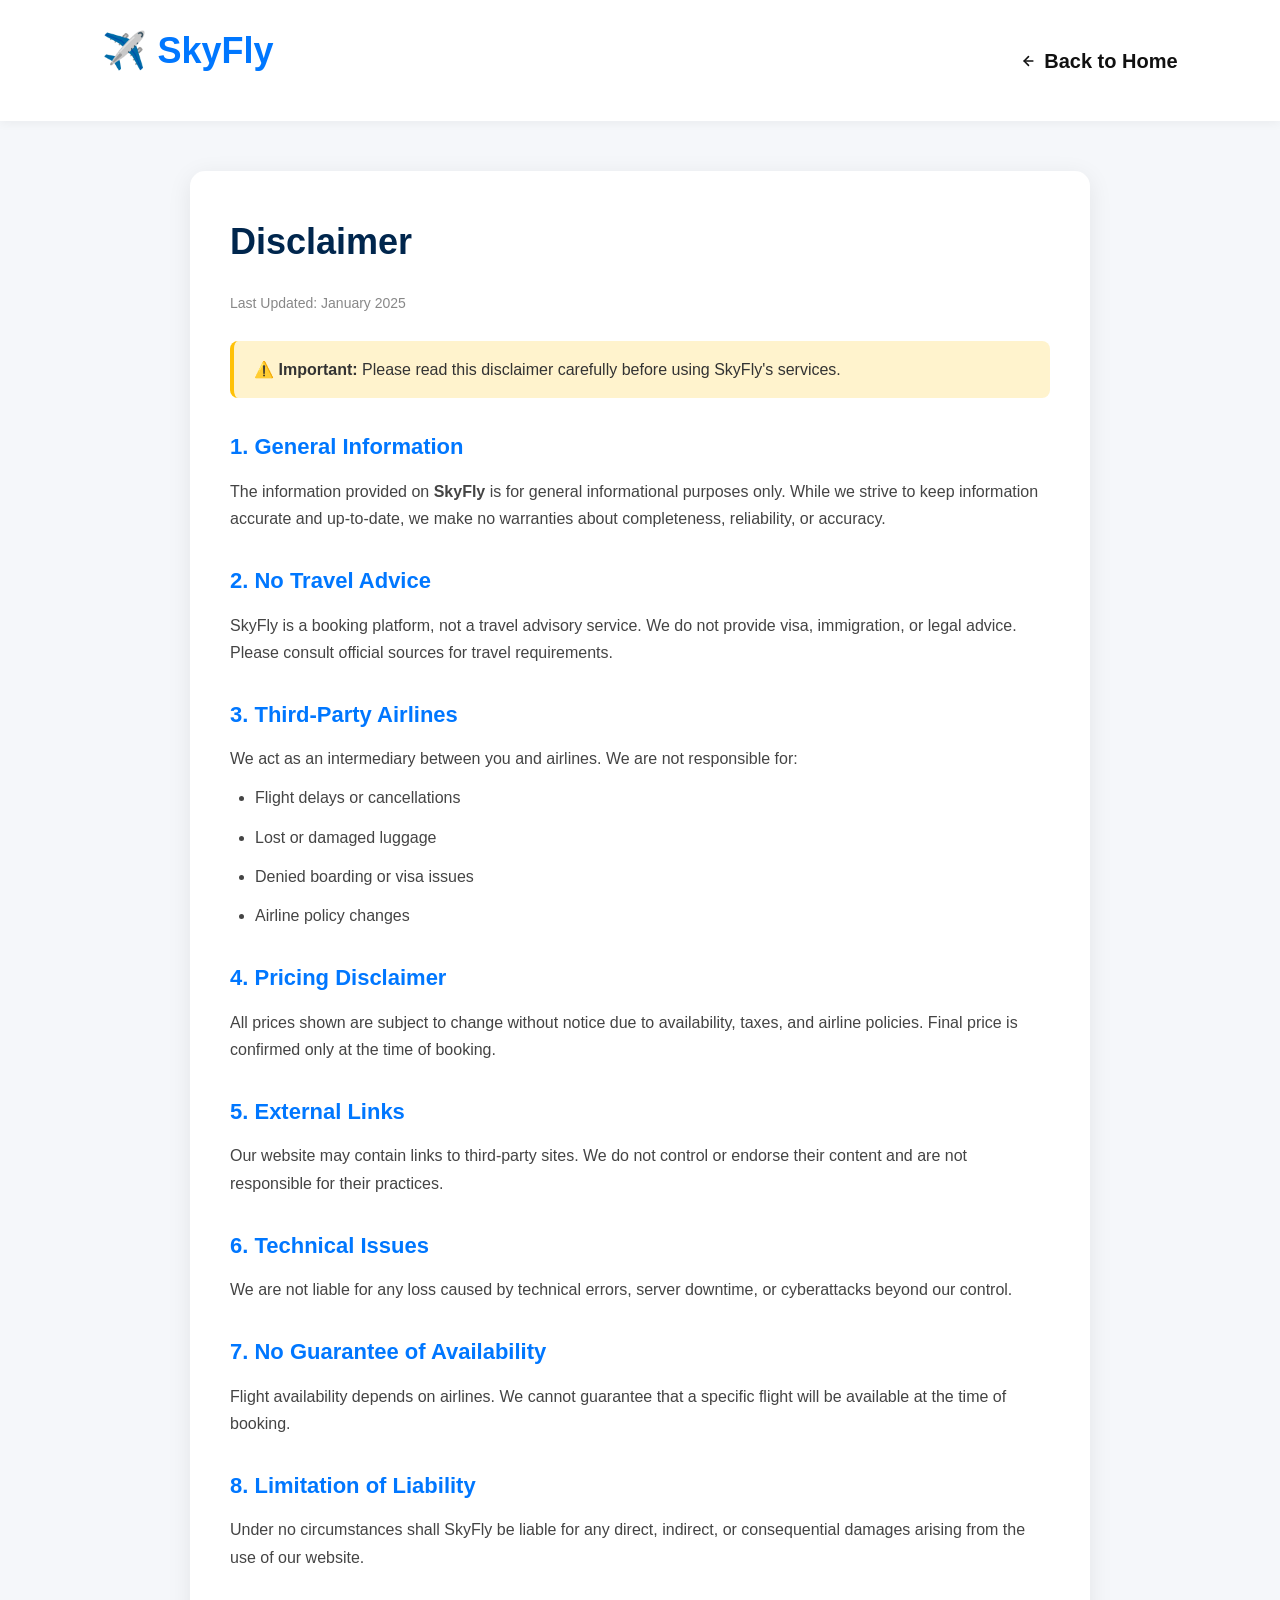
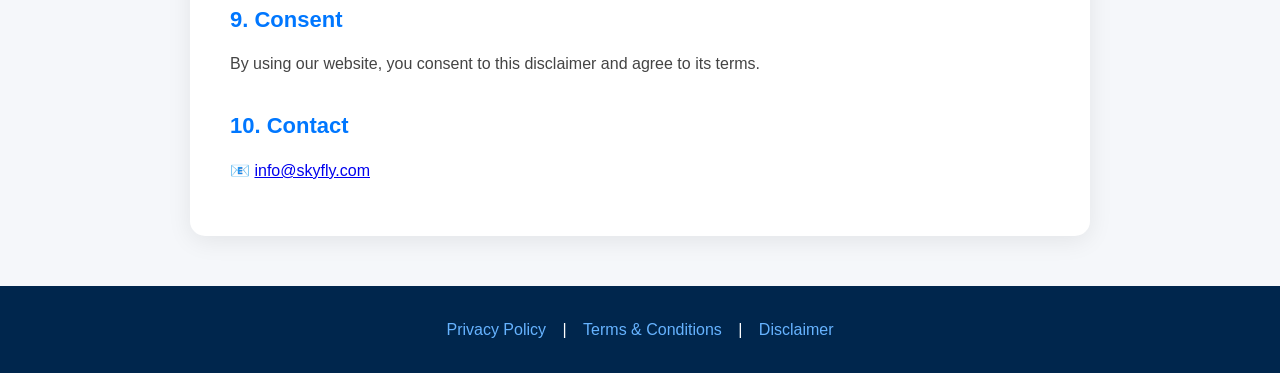
<file: disclaimer/disclaimer.html>
<!DOCTYPE html>
<html lang="en">
<head>
<meta charset="UTF-8">
<meta name="viewport" content="width=device-width, initial-scale=1.0">
<title>Disclaimer - SkyFly</title>
<link rel="stylesheet" href="style.css">
</head>
<body>

<nav>
  <h1>✈️ SkyFly</h1>
  <a href="../index.html" class="back-btn">
    <svg xmlns="http://www.w3.org/2000/svg" width="16" height="16" viewBox="0 0 24 24" fill="none" stroke="currentColor" stroke-width="2.5" stroke-linecap="round" stroke-linejoin="round">
      <line x1="19" y1="12" x2="5" y2="12"></line>
      <polyline points="12 19 5 12 12 5"></polyline>
    </svg>
    <p>Back to Home</p>
  </a>
</nav>

<div class="container">
  <h1>Disclaimer</h1>
  <p class="updated">Last Updated: January 2025</p>

  <div class="warning">
    ⚠️ <strong>Important:</strong> Please read this disclaimer carefully before using SkyFly's services.
  </div>

  <h2>1. General Information</h2>
  <p>The information provided on <strong>SkyFly</strong> is for general informational purposes only. While we strive to keep information accurate and up-to-date, we make no warranties about completeness, reliability, or accuracy.</p>

  <h2>2. No Travel Advice</h2>
  <p>SkyFly is a booking platform, not a travel advisory service. We do not provide visa, immigration, or legal advice. Please consult official sources for travel requirements.</p>

  <h2>3. Third-Party Airlines</h2>
  <p>We act as an intermediary between you and airlines. We are not responsible for:</p>
  <ul>
    <li>Flight delays or cancellations</li>
    <li>Lost or damaged luggage</li>
    <li>Denied boarding or visa issues</li>
    <li>Airline policy changes</li>
  </ul>

  <h2>4. Pricing Disclaimer</h2>
  <p>All prices shown are subject to change without notice due to availability, taxes, and airline policies. Final price is confirmed only at the time of booking.</p>

  <h2>5. External Links</h2>
  <p>Our website may contain links to third-party sites. We do not control or endorse their content and are not responsible for their practices.</p>

  <h2>6. Technical Issues</h2>
  <p>We are not liable for any loss caused by technical errors, server downtime, or cyberattacks beyond our control.</p>

  <h2>7. No Guarantee of Availability</h2>
  <p>Flight availability depends on airlines. We cannot guarantee that a specific flight will be available at the time of booking.</p>

  <h2>8. Limitation of Liability</h2>
  <p>Under no circumstances shall SkyFly be liable for any direct, indirect, or consequential damages arising from the use of our website.</p>

  <h2>9. Consent</h2>
  <p>By using our website, you consent to this disclaimer and agree to its terms.</p>

  <h2>10. Contact</h2>
  <p>📧 <a href="mailto:info@skyfly.com">info@skyfly.com</a></p>
</div>

<footer>
  <a href="../privacy/privacy.html">Privacy Policy</a> |
  <a href="../terms/terms.html">Terms & Conditions</a> |
  <a href="disclaimer.html">Disclaimer</a>
</footer>

</body>
</html>
</file>
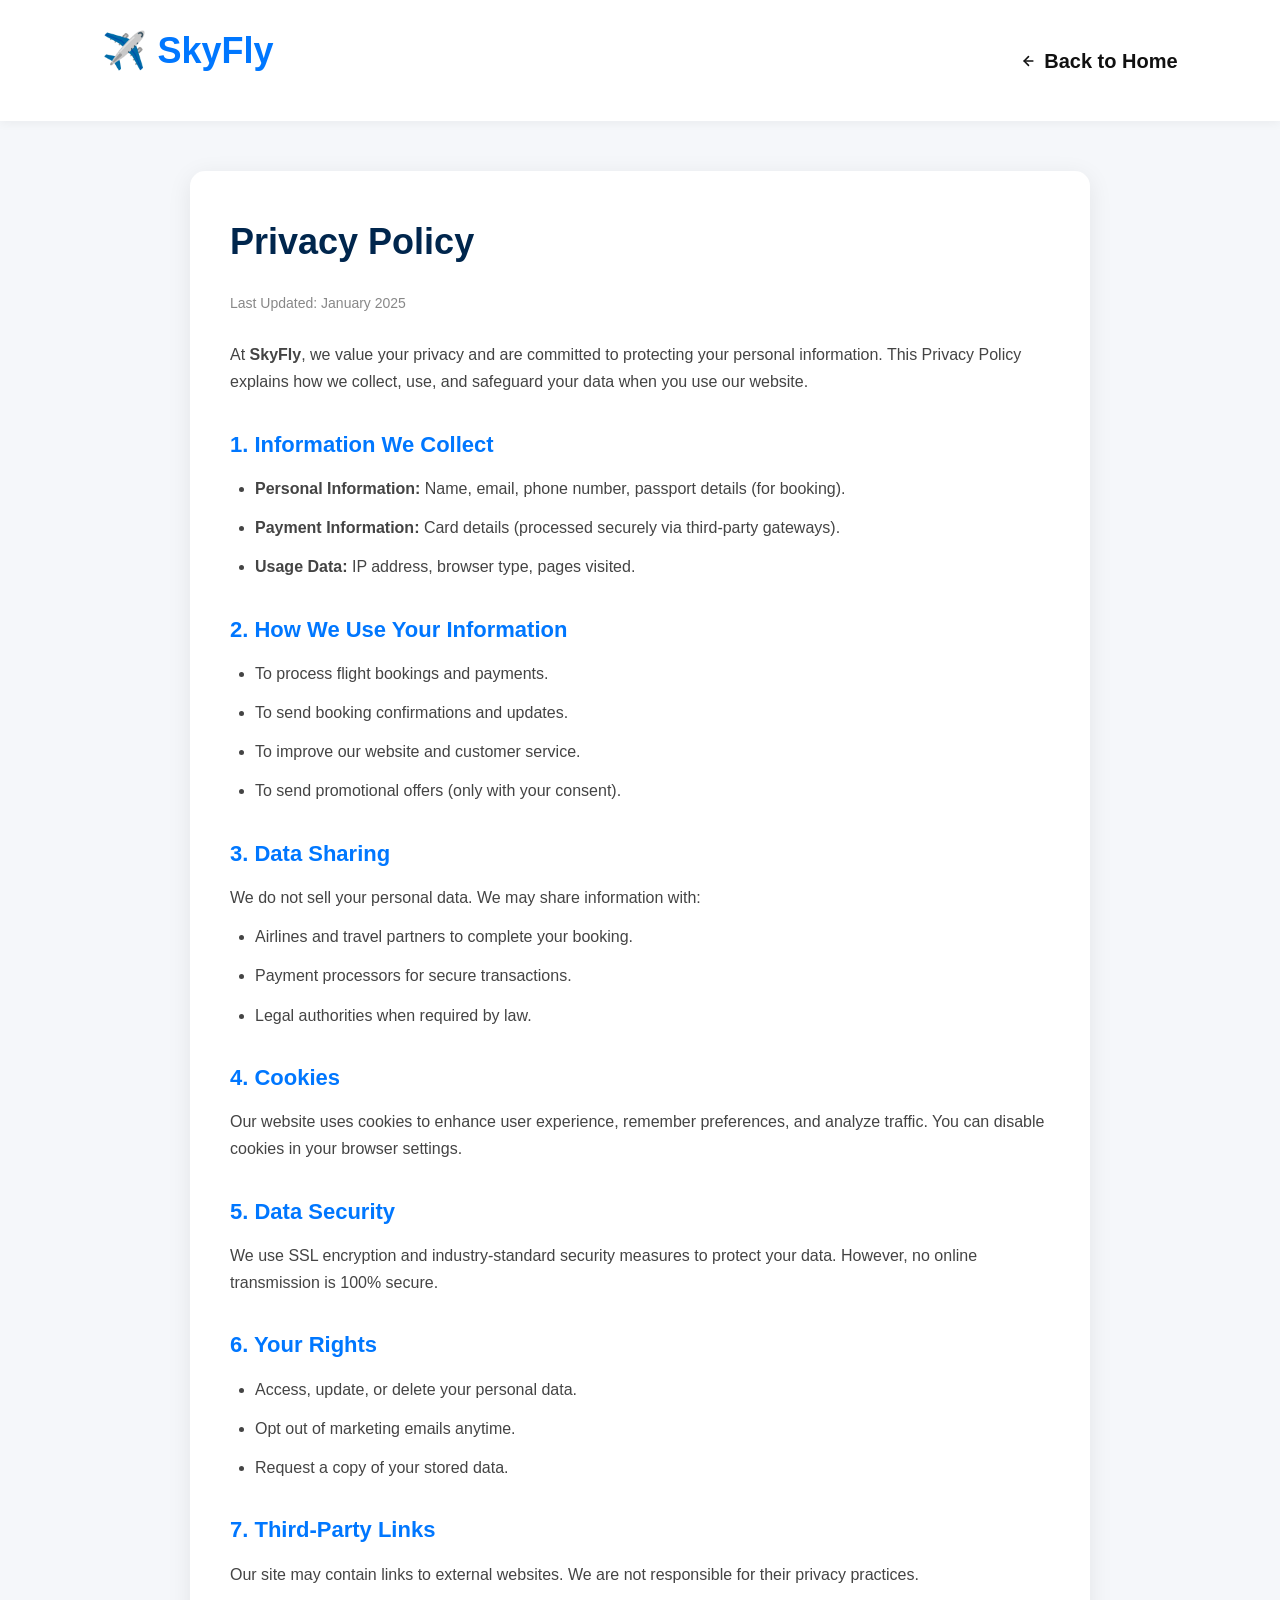
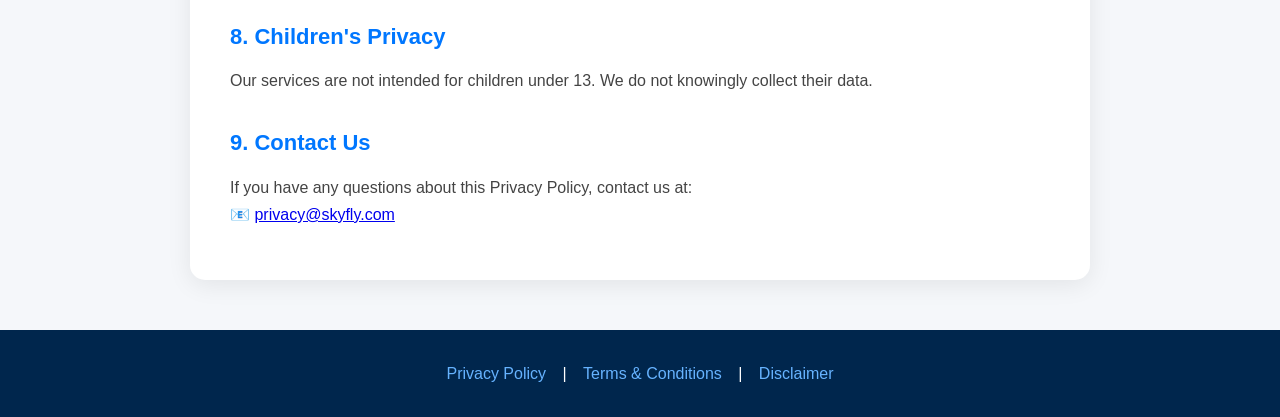
<file: privacy/privacy.html>
<!DOCTYPE html>
<html lang="en">
<head>
<meta charset="UTF-8">
<meta name="viewport" content="width=device-width, initial-scale=1.0">
<title>Privacy Policy - SkyFly</title>
<link rel="stylesheet" href="style.css">
</head>
<body>

<nav>
  <h1>✈️ SkyFly</h1>
  <a href="../index.html" class="back-btn">
    <svg xmlns="http://www.w3.org/2000/svg" width="16" height="16" viewBox="0 0 24 24" fill="none" stroke="currentColor" stroke-width="2.5" stroke-linecap="round" stroke-linejoin="round">
      <line x1="19" y1="12" x2="5" y2="12"></line>
      <polyline points="12 19 5 12 12 5"></polyline>
    </svg>
    <p>Back to Home</p>
  </a>
</nav>

<div class="container">
  <h1>Privacy Policy</h1>
  <p class="updated">Last Updated: January 2025</p>

  <p>At <strong>SkyFly</strong>, we value your privacy and are committed to protecting your personal information. This Privacy Policy explains how we collect, use, and safeguard your data when you use our website.</p>

  <h2>1. Information We Collect</h2>
  <ul>
    <li><strong>Personal Information:</strong> Name, email, phone number, passport details (for booking).</li>
    <li><strong>Payment Information:</strong> Card details (processed securely via third-party gateways).</li>
    <li><strong>Usage Data:</strong> IP address, browser type, pages visited.</li>
  </ul>

  <h2>2. How We Use Your Information</h2>
  <ul>
    <li>To process flight bookings and payments.</li>
    <li>To send booking confirmations and updates.</li>
    <li>To improve our website and customer service.</li>
    <li>To send promotional offers (only with your consent).</li>
  </ul>

  <h2>3. Data Sharing</h2>
  <p>We do not sell your personal data. We may share information with:</p>
  <ul>
    <li>Airlines and travel partners to complete your booking.</li>
    <li>Payment processors for secure transactions.</li>
    <li>Legal authorities when required by law.</li>
  </ul>

  <h2>4. Cookies</h2>
  <p>Our website uses cookies to enhance user experience, remember preferences, and analyze traffic. You can disable cookies in your browser settings.</p>

  <h2>5. Data Security</h2>
  <p>We use SSL encryption and industry-standard security measures to protect your data. However, no online transmission is 100% secure.</p>

  <h2>6. Your Rights</h2>
  <ul>
    <li>Access, update, or delete your personal data.</li>
    <li>Opt out of marketing emails anytime.</li>
    <li>Request a copy of your stored data.</li>
  </ul>

  <h2>7. Third-Party Links</h2>
  <p>Our site may contain links to external websites. We are not responsible for their privacy practices.</p>

  <h2>8. Children's Privacy</h2>
  <p>Our services are not intended for children under 13. We do not knowingly collect their data.</p>

  <h2>9. Contact Us</h2>
  <p>If you have any questions about this Privacy Policy, contact us at:<br>
  📧 <a href="mailto:privacy@skyfly.com">privacy@skyfly.com</a></p>
</div>

<footer>
  <a href="privacy.html">Privacy Policy</a> |
  <a href="../terms/terms.html">Terms & Conditions</a> |
  <a href="../disclaimer/disclaimer.html">Disclaimer</a>
</footer>

</body>
</html>
</file>
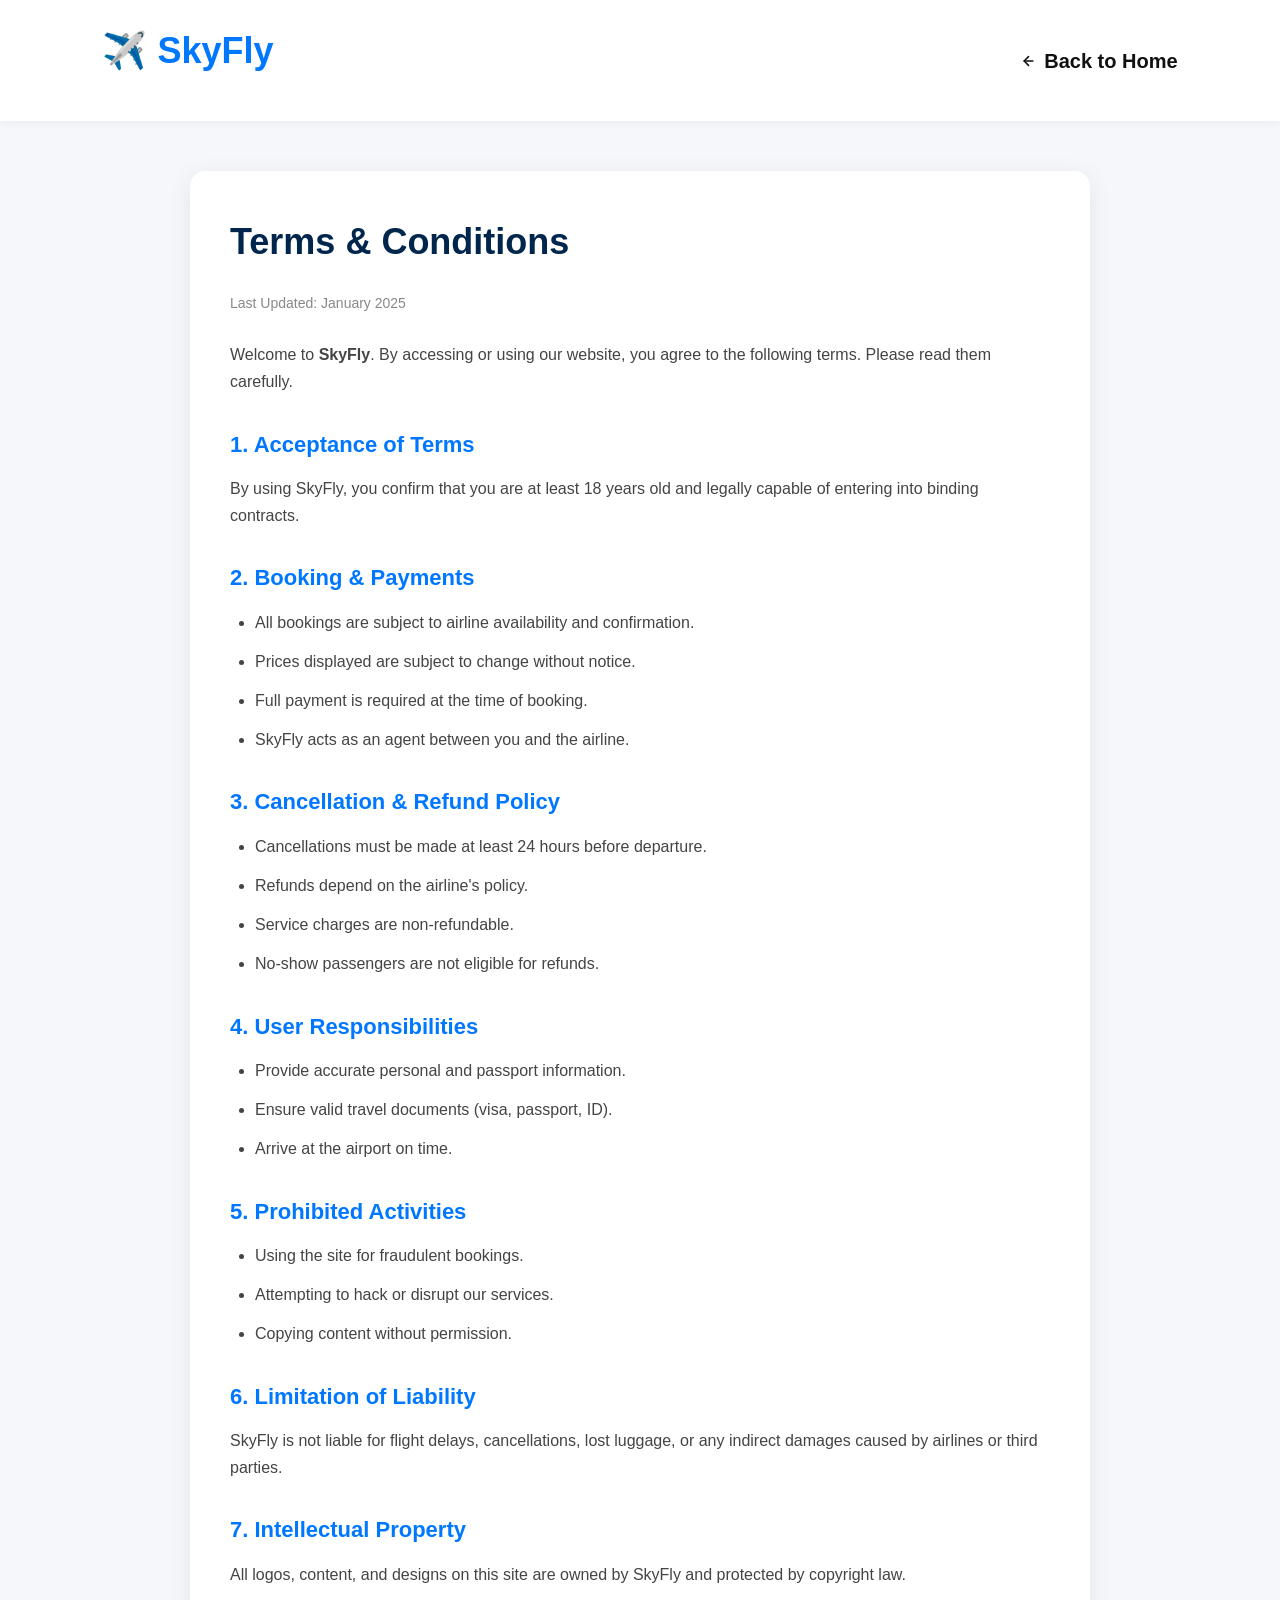
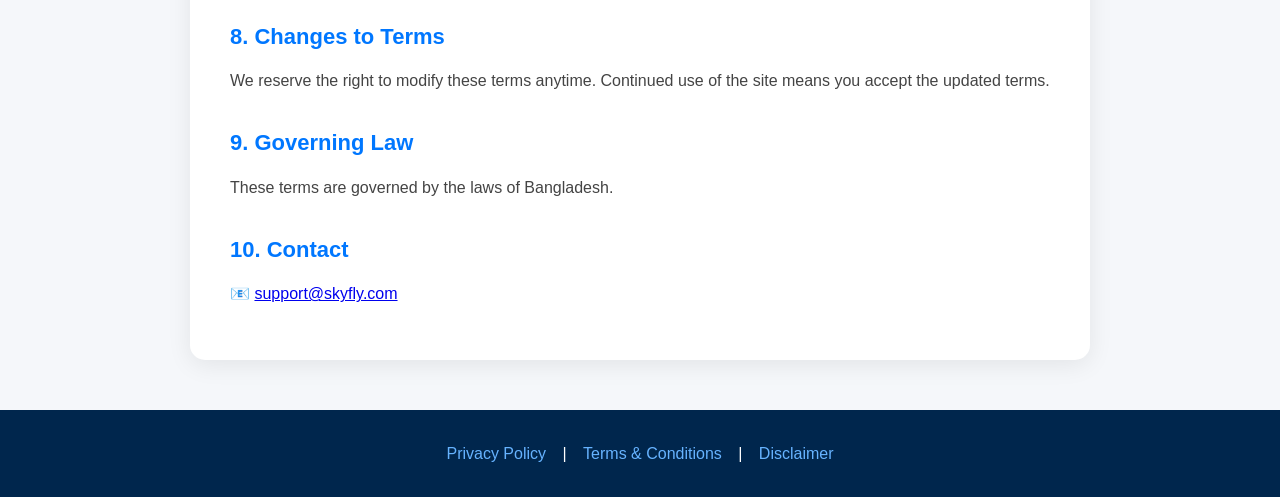
<file: terms/terms.html>
<!DOCTYPE html>
<html lang="en">
<head>
<meta charset="UTF-8">
<meta name="viewport" content="width=device-width, initial-scale=1.0">
<title>Terms & Conditions - SkyFly</title>
<link rel="stylesheet" href="style.css">
</head>
<body>

<nav>
  <h1>✈️ SkyFly</h1>
  <a href="../index.html" class="back-btn">
    <svg xmlns="http://www.w3.org/2000/svg" width="16" height="16" viewBox="0 0 24 24" fill="none" stroke="currentColor" stroke-width="2.5" stroke-linecap="round" stroke-linejoin="round">
      <line x1="19" y1="12" x2="5" y2="12"></line>
      <polyline points="12 19 5 12 12 5"></polyline>
    </svg>
    <p>Back to Home</p>
  </a>
</nav>

<div class="container">
  <h1>Terms & Conditions</h1>
  <p class="updated">Last Updated: January 2025</p>

  <p>Welcome to <strong>SkyFly</strong>. By accessing or using our website, you agree to the following terms. Please read them carefully.</p>

  <h2>1. Acceptance of Terms</h2>
  <p>By using SkyFly, you confirm that you are at least 18 years old and legally capable of entering into binding contracts.</p>

  <h2>2. Booking & Payments</h2>
  <ul>
    <li>All bookings are subject to airline availability and confirmation.</li>
    <li>Prices displayed are subject to change without notice.</li>
    <li>Full payment is required at the time of booking.</li>
    <li>SkyFly acts as an agent between you and the airline.</li>
  </ul>

  <h2>3. Cancellation & Refund Policy</h2>
  <ul>
    <li>Cancellations must be made at least 24 hours before departure.</li>
    <li>Refunds depend on the airline's policy.</li>
    <li>Service charges are non-refundable.</li>
    <li>No-show passengers are not eligible for refunds.</li>
  </ul>

  <h2>4. User Responsibilities</h2>
  <ul>
    <li>Provide accurate personal and passport information.</li>
    <li>Ensure valid travel documents (visa, passport, ID).</li>
    <li>Arrive at the airport on time.</li>
  </ul>

  <h2>5. Prohibited Activities</h2>
  <ul>
    <li>Using the site for fraudulent bookings.</li>
    <li>Attempting to hack or disrupt our services.</li>
    <li>Copying content without permission.</li>
  </ul>

  <h2>6. Limitation of Liability</h2>
  <p>SkyFly is not liable for flight delays, cancellations, lost luggage, or any indirect damages caused by airlines or third parties.</p>

  <h2>7. Intellectual Property</h2>
  <p>All logos, content, and designs on this site are owned by SkyFly and protected by copyright law.</p>

  <h2>8. Changes to Terms</h2>
  <p>We reserve the right to modify these terms anytime. Continued use of the site means you accept the updated terms.</p>

  <h2>9. Governing Law</h2>
  <p>These terms are governed by the laws of Bangladesh.</p>

  <h2>10. Contact</h2>
  <p>📧 <a href="mailto:support@skyfly.com">support@skyfly.com</a></p>
</div>

<footer>
  <a href="../privacy/privacy.html">Privacy Policy</a> |
  <a href="terms.html">Terms & Conditions</a> |
  <a href="../disclaimer/disclaimer.html">Disclaimer</a>
</footer>

</body>
</html>
</file>
<file: disclaimer/style.css>
/* ---- Same as privacy/style.css with extra .warning ---- */
* { margin:0; padding:0; box-sizing:border-box; font-family:'Segoe UI',sans-serif; }
body { background:#f5f7fa; color:#333; line-height:1.7; }
nav { display:flex; justify-content:space-between; align-items:center;
  padding:20px 8%; background:#fff; box-shadow:0 2px 10px rgba(0,0,0,0.05); }
nav h1 { color:#0077ff; }
.container { max-width:900px; margin:50px auto; padding:40px;
  background:#fff; border-radius:15px; box-shadow:0 5px 25px rgba(0,0,0,0.08); }
h1 { color:#00264d; margin-bottom:20px; font-size:36px; }
h2 { color:#0077ff; margin:30px 0 12px; font-size:22px; }
p, li { margin-bottom:12px; color:#444; }
ul { padding-left:25px; }
.updated { color:#888; font-size:14px; margin-bottom:25px; }
.warning { background:#fff3cd; border-left:4px solid #ffc107;
  padding:15px 20px; border-radius:8px; margin:20px 0; }
footer { background:#00264d; color:#fff; text-align:center; padding:30px; margin-top:50px; }
footer a { color:#66b3ff; text-decoration:none; margin:0 12px; }

.back-btn {
  padding: 0; margin: 0; border: none; background: none;
  cursor: pointer; text-decoration: none;
  --primary-color: #111;
  --hovered-color: #0077ff;
  position: relative; display: flex;
  font-weight: 600; font-size: 20px; gap: 0.5rem; align-items: center;
}
.back-btn p {
  margin: 0; position: relative; font-size: 20px;
  color: var(--primary-color); font-weight: 600;
}
.back-btn::after {
  position: absolute; content: ""; width: 0; left: 0; bottom: -7px;
  background: var(--hovered-color); height: 2px; transition: 0.3s ease-out;
}
.back-btn p::before {
  position: absolute; content: "Back to Home";
  width: 0%; inset: 0; color: var(--hovered-color);
  overflow: hidden; white-space: nowrap; transition: 0.3s ease-out;
}
.back-btn:hover::after { width: 100%; }
.back-btn:hover p::before { width: 100%; }
.back-btn:hover svg { transform: translateX(-4px); color: var(--hovered-color); }
.back-btn svg {
  color: var(--primary-color); transition: 0.2s;
  position: relative; width: 15px; transition-delay: 0.2s;
}
</file>
<file: privacy/style.css>
* { margin:0; padding:0; box-sizing:border-box; font-family:'Segoe UI',sans-serif; }
body { background:#f5f7fa; color:#333; line-height:1.7; }
nav { display:flex; justify-content:space-between; align-items:center;
  padding:20px 8%; background:#fff; box-shadow:0 2px 10px rgba(0,0,0,0.05); }
nav h1 { color:#0077ff; }
.container { max-width:900px; margin:50px auto; padding:40px;
  background:#fff; border-radius:15px; box-shadow:0 5px 25px rgba(0,0,0,0.08); }
h1 { color:#00264d; margin-bottom:20px; font-size:36px; }
h2 { color:#0077ff; margin:30px 0 12px; font-size:22px; }
p, li { margin-bottom:12px; color:#444; }
ul { padding-left:25px; }
.updated { color:#888; font-size:14px; margin-bottom:25px; }
footer { background:#00264d; color:#fff; text-align:center; padding:30px; margin-top:50px; }
footer a { color:#66b3ff; text-decoration:none; margin:0 12px; }

/* ---------- Animated Back Button ---------- */
.back-btn {
  padding: 0; margin: 0; border: none; background: none;
  cursor: pointer; text-decoration: none;
  --primary-color: #111;
  --hovered-color: #0077ff;
  position: relative; display: flex;
  font-weight: 600; font-size: 20px; gap: 0.5rem; align-items: center;
}
.back-btn p {
  margin: 0; position: relative; font-size: 20px;
  color: var(--primary-color); font-weight: 600;
}
.back-btn::after {
  position: absolute; content: ""; width: 0; left: 0; bottom: -7px;
  background: var(--hovered-color); height: 2px; transition: 0.3s ease-out;
}
.back-btn p::before {
  position: absolute; content: "Back to Home";
  width: 0%; inset: 0; color: var(--hovered-color);
  overflow: hidden; white-space: nowrap; transition: 0.3s ease-out;
}
.back-btn:hover::after { width: 100%; }
.back-btn:hover p::before { width: 100%; }
.back-btn:hover svg { transform: translateX(-4px); color: var(--hovered-color); }
.back-btn svg {
  color: var(--primary-color); transition: 0.2s;
  position: relative; width: 15px; transition-delay: 0.2s;
}
</file>
<file: terms/style.css>
/* ---- Same as privacy/style.css ---- */
* { margin:0; padding:0; box-sizing:border-box; font-family:'Segoe UI',sans-serif; }
body { background:#f5f7fa; color:#333; line-height:1.7; }
nav { display:flex; justify-content:space-between; align-items:center;
  padding:20px 8%; background:#fff; box-shadow:0 2px 10px rgba(0,0,0,0.05); }
nav h1 { color:#0077ff; }
.container { max-width:900px; margin:50px auto; padding:40px;
  background:#fff; border-radius:15px; box-shadow:0 5px 25px rgba(0,0,0,0.08); }
h1 { color:#00264d; margin-bottom:20px; font-size:36px; }
h2 { color:#0077ff; margin:30px 0 12px; font-size:22px; }
p, li { margin-bottom:12px; color:#444; }
ul { padding-left:25px; }
.updated { color:#888; font-size:14px; margin-bottom:25px; }
footer { background:#00264d; color:#fff; text-align:center; padding:30px; margin-top:50px; }
footer a { color:#66b3ff; text-decoration:none; margin:0 12px; }

.back-btn {
  padding: 0; margin: 0; border: none; background: none;
  cursor: pointer; text-decoration: none;
  --primary-color: #111;
  --hovered-color: #0077ff;
  position: relative; display: flex;
  font-weight: 600; font-size: 20px; gap: 0.5rem; align-items: center;
}
.back-btn p {
  margin: 0; position: relative; font-size: 20px;
  color: var(--primary-color); font-weight: 600;
}
.back-btn::after {
  position: absolute; content: ""; width: 0; left: 0; bottom: -7px;
  background: var(--hovered-color); height: 2px; transition: 0.3s ease-out;
}
.back-btn p::before {
  position: absolute; content: "Back to Home";
  width: 0%; inset: 0; color: var(--hovered-color);
  overflow: hidden; white-space: nowrap; transition: 0.3s ease-out;
}
.back-btn:hover::after { width: 100%; }
.back-btn:hover p::before { width: 100%; }
.back-btn:hover svg { transform: translateX(-4px); color: var(--hovered-color); }
.back-btn svg {
  color: var(--primary-color); transition: 0.2s;
  position: relative; width: 15px; transition-delay: 0.2s;
}
</file>
